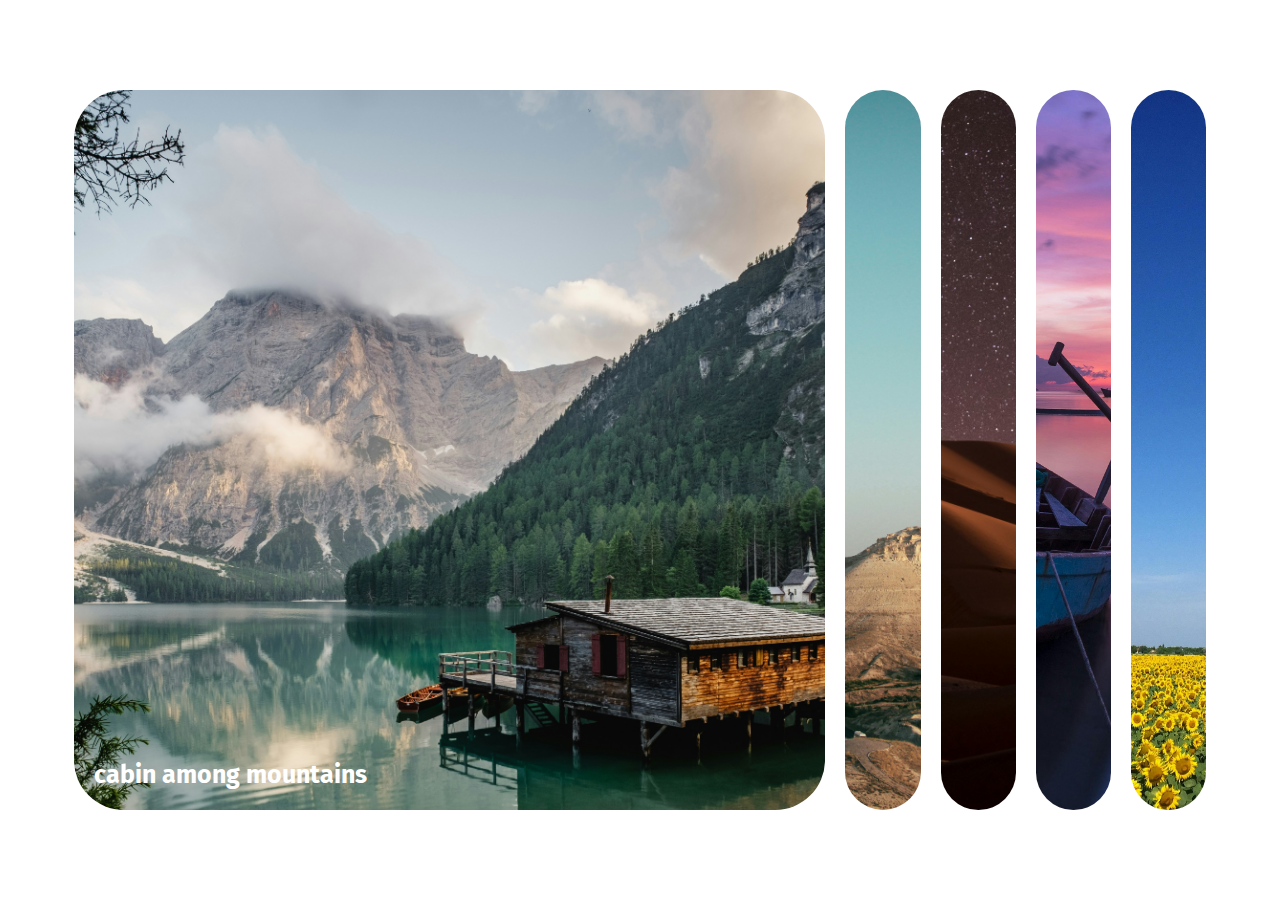
<file: 1-3d-boxes-background/index.htm>
<!DOCTYPE html>
<html lang="en">
  <head>
    <meta charset="UTF-8" />
    <meta name="viewport" content="width=device-width, initial-scale=1" />
    <link rel="stylesheet" href="/1-3d-boxes-background/style.css" />

    <title>3D-boxes-background</title>
  </head>
  <body>
    <div class="container">
      <div
        class="panel active"
        style="
          background-image: url(/1-3d-boxes-background/images/luca-bravo-zAjdgNXsMeg-unsplash.jpg);
        "
      >
        <h3>cabin among mountains</h3>
      </div>
      <div
        class="panel"
        style="
          background-image: url(/1-3d-boxes-background/images/pexels-francesco-ungaro-2325447.jpg);
        "
      >
        <h3>air balloon adventure</h3>
      </div>
      <div
        class="panel"
        style="
          background-image: url(/1-3d-boxes-background/images/pexels-walidphotoz-847402.jpg);
        "
      >
        <h3>desert night</h3>
      </div>
      <div
        class="panel"
        style="
          background-image: url(/1-3d-boxes-background/images/pexels-pixabay-33227.jpg);
        "
      >
        <h3>lovely view</h3>
      </div>
      <div
        class="panel"
        style="
          background-image: url(/1-3d-boxes-background/images/pexels-zozz-544554.jpg);
        "
      >
        <h3>calm spring</h3>
      </div>
    </div>
    <!-- the script -->

    <script src="/1-3d-boxes-background/script.js"></script>
  </body>
</html>
</file>
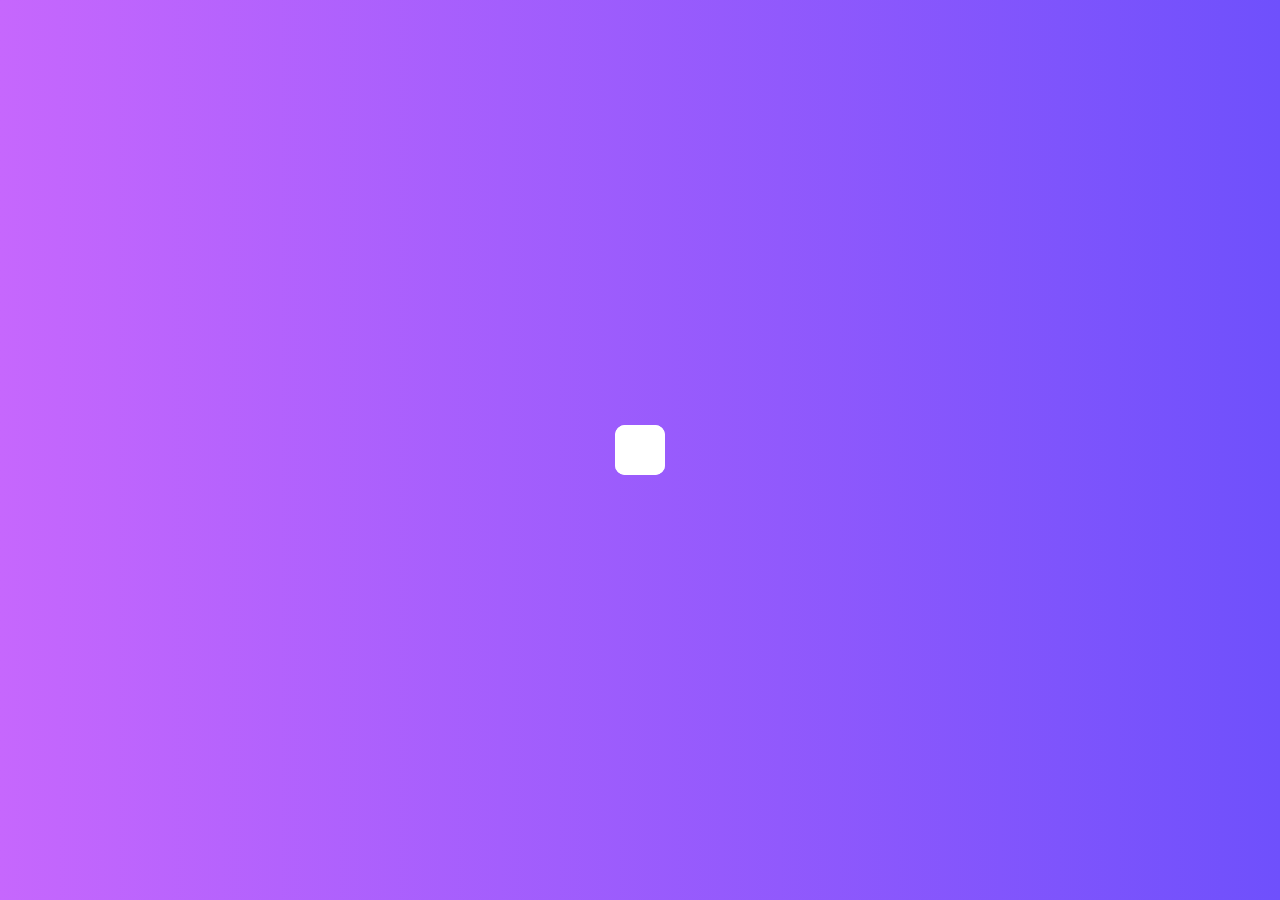
<file: hidden search/index.html>
<!DOCTYPE html>
<html lang="en">
  <head>
    <meta charset="UTF-8" />
    <meta name="viewport" content="width=device-width, initial-scale=1.0" />
    <link
      rel="stylesheet"
      href="https://cdnjs.cloudflare.com/ajax/libs/font-awesome/5.14.0/css/all.min.css"
      integrity="sha512-1PKOgIY59xJ8Co8+NE6FZ+LOAZKjy+KY8iq0G4B3CyeY6wYHN3yt9PW0XpSriVlkMXe40PTKnXrLnZ9+fkDaog=="
      crossorigin="anonymous"
    />
    <link rel="stylesheet" href="style.css" />
    <title>Hidden Search</title>
  </head>
  <body>
    <div class="search">
      <input type="text" class="input" placeholder="Search..." />
      <button class="btn">
        <i class="fas fa-search"></i>
      </button>
    </div>
    <script src="script.js"></script>
  </body>
</html>
</file>
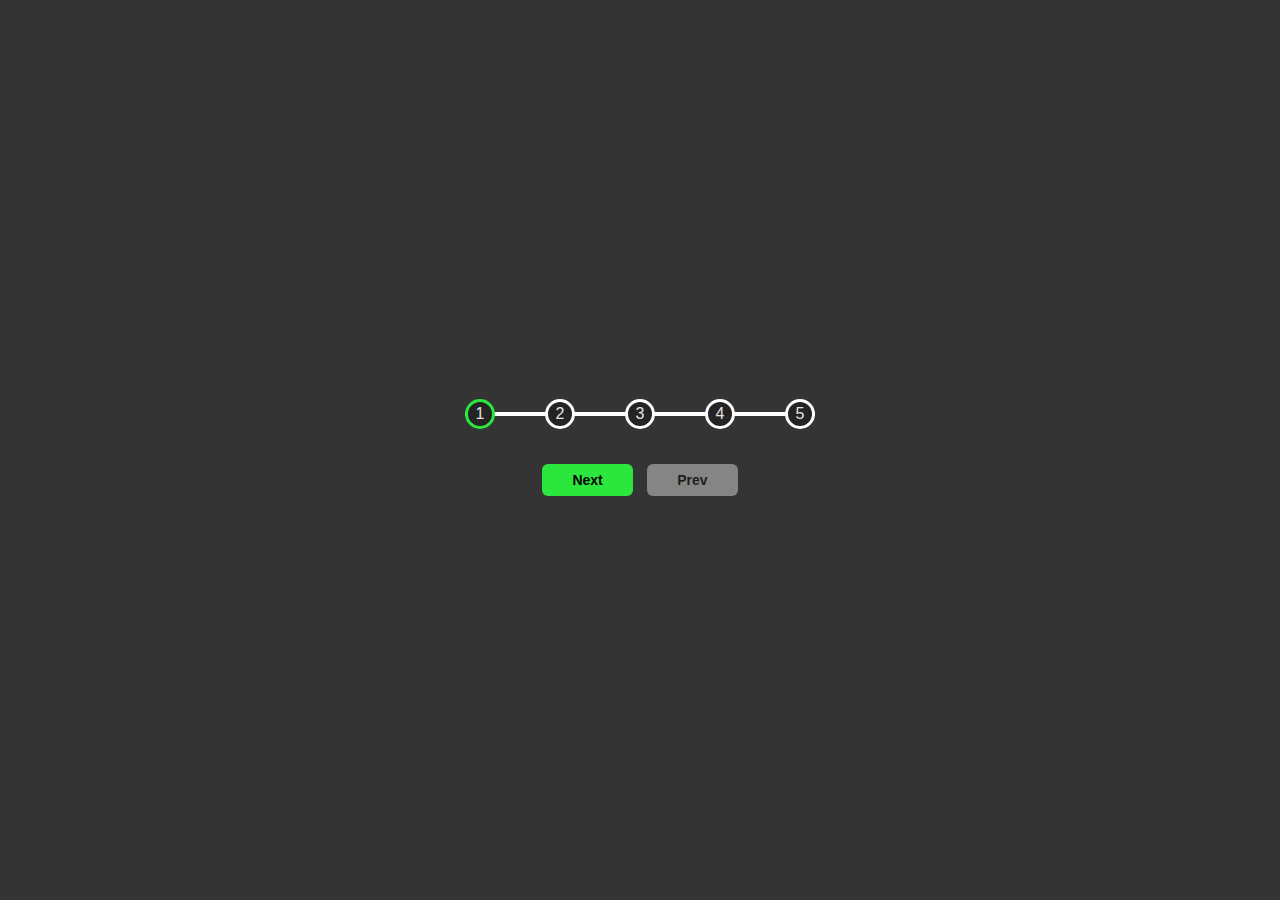
<file: Progress Steps/index.html>
<!DOCTYPE html>
<html lang="en">
  <head>
    <meta charset="UTF-8" />
    <meta name="viewport" content="width=device-width, initial-scale=1.0" />
    <link rel="stylesheet" href="style.css" />
    <title>Progress Steps</title>
  </head>
  <body>
    <div class="container">
      <div class="progress-container">
        <div class="progress" id="progress"></div>
        <div class="circle active">1</div>
        <div class="circle">2</div>
        <div class="circle">3</div>
        <div class="circle">4</div>
        <div class="circle">5</div>
      </div>

      <button class="btn" id="next">Next</button>
      <button class="btn" id="prev" disabled>Prev</button>
    </div>
    <!-- script -->
    <script src="script.js"></script>
  </body>
</html>
</file>
<file: 1-3d-boxes-background/style.css>
@import url("https://fonts.googleapis.com/css2?family=Fira+Sans:ital,wght@0,100;0,200;0,300;0,400;0,500;0,600;0,700;0,800;0,900;1,100;1,200;1,300;1,400;1,500;1,600;1,700;1,800;1,900&display=swap");

* {
  box-sizing: border-box;
  -webkit-box-sizing: border-box;
  -moz-box-sizing: border-box;
}

body {
  font-family: "Fira Sans", sans-serif;
  display: flex;
  align-items: center;
  justify-content: center;
  height: 100vh;
  overflow: hidden;
  margin: 0;
}
.container {
  display: flex;

  width: 90vw;
}
.panel {
  background-size: cover;
  background-position: center;
  background-repeat: no-repeat;
  height: 80vh;
  border-radius: 50px;
  -webkit-border-radius: 50px;
  -moz-border-radius: 50px;
  -ms-border-radius: 50px;
  -o-border-radius: 50px;
  color: white;
  cursor: pointer;
  flex: 0.5;
  margin: 10px;
  position: relative;
  transition: all 700ms ease-in;
  -webkit-transition: all 700ms ease-in;
  -moz-transition: all 700ms ease-in;
  -ms-transition: all 700ms ease-in;
  -o-transition: all 700ms ease-in;
}

.panel h3 {
  font-size: 25px;
  position: absolute;
  bottom: 20px;
  left: 20px;
  margin: 0;
  opacity: 0;
}

.panel.active {
  flex: 5;
}

.panel.active h3 {
  opacity: 1;
  transition: opacity 0.3s ease-in-out 0.4s;
  -webkit-transition: opacity 0.3s ease-in-out 0.4s;
  -moz-transition: opacity 0.3s ease-in-out 0.4s;
  -ms-transition: opacity 0.3s ease-in-out 0.4s;
  -o-transition: opacity 0.3s ease-in-out 0.4s;
}
</file>
<file: hidden search/style.css>
@import url("https://fonts.googleapis.com/css2?family=Roboto:wght@400;700&display=swap");

* {
  box-sizing: border-box;
}

body {
  background-image: linear-gradient(90deg, #c667fd, #6f50fc);
  font-family: "Roboto", sans-serif;
  display: flex;
  align-items: center;
  justify-content: center;
  height: 100vh;
  overflow: hidden;
  margin: 0;
}

.search {
  position: relative;
  height: 50px;
}

.search .input {
  background-color: #fff;
  border: 0;
  border-radius: 10px;
  font-size: 18px;
  padding: 15px;
  height: 50px;
  width: 50px;
  transition: width 0.3s ease;
  -webkit-border-radius: 10px;
  -moz-border-radius: 10px;
  -ms-border-radius: 10px;
  -o-border-radius: 10px;
}

.btn {
  background-color: #fff;
  border: 0;
  cursor: pointer;
  font-size: 24px;
  position: absolute;
  top: 0;
  left: 0;
  height: 50px;
  width: 50px;
  transition: transform 0.3s ease;
  border-radius: 10px;
  -webkit-border-radius: 10px;
  -moz-border-radius: 10px;
  -ms-border-radius: 10px;
  -o-border-radius: 10px;
}

.btn:focus,
.input:focus {
  outline: none;
}

.search.active .input {
  width: 300px;
}

.search.active .btn {
  transform: translateX(315px);
  -webkit-transform: translateX(315px);
  -moz-transform: translateX(315px);
  -ms-transform: translateX(315px);
  -o-transform: translateX(315px);
}
</file>
<file: Progress Steps/style.css>
* {
  box-sizing: border-box;
  -webkit-box-sizing: border-box;
  -moz-box-sizing: border-box;
}

:root {
  --line-border-fill: #2ae63d;
  --line-border-empty: #ffffff;
}

body {
  background-color: #343434;
  font-family: "Muli", sans-serif;
  display: flex;
  align-items: center;
  justify-content: center;
  height: 100vh;
  overflow: hidden;
  margin: 0;
}

.container {
  text-align: center;
}

.progress-container {
  display: flex;
  justify-content: space-between;
  position: relative;
  margin-bottom: 30px;
  max-width: 100%;
  width: 350px;
}

.progress-container::before {
  content: "";
  background-color: var(--line-border-empty);
  position: absolute;
  top: 50%;
  left: 0;
  transform: translateY(-50%);
  height: 4px;
  width: 100%;
  z-index: -1;
}

.progress {
  background-color: var(--line-border-fill);
  position: absolute;
  top: 50%;
  left: 0;
  transform: translateY(-50%);
  height: 4px;
  width: 0%;
  z-index: -1;
  transition: 0.4s ease;
}

.circle {
  background-color: #242424;
  color: #e2e2e2;
  border-radius: 50%;
  height: 30px;
  width: 30px;
  display: flex;
  align-items: center;
  justify-content: center;
  border: 3px solid var(--line-border-empty);
  transition: 0.4s ease;
}

.circle.active {
  border-color: var(--line-border-fill);
}

.btn {
  background-color: var(--line-border-fill);
  color: #000;
  border: 0;
  border-radius: 6px;
  cursor: pointer;
  font-family: inherit;
  font-weight: bold;
  padding: 8px 30px;
  margin: 5px;
  font-size: 14px;
}

.btn:active {
  transform: scale(0.98);
}

.btn:focus {
  outline: 0;
}

.btn:disabled {
  background-color: var(--line-border-empty);
  cursor: not-allowed;
  opacity: 40%;
}
</file>
